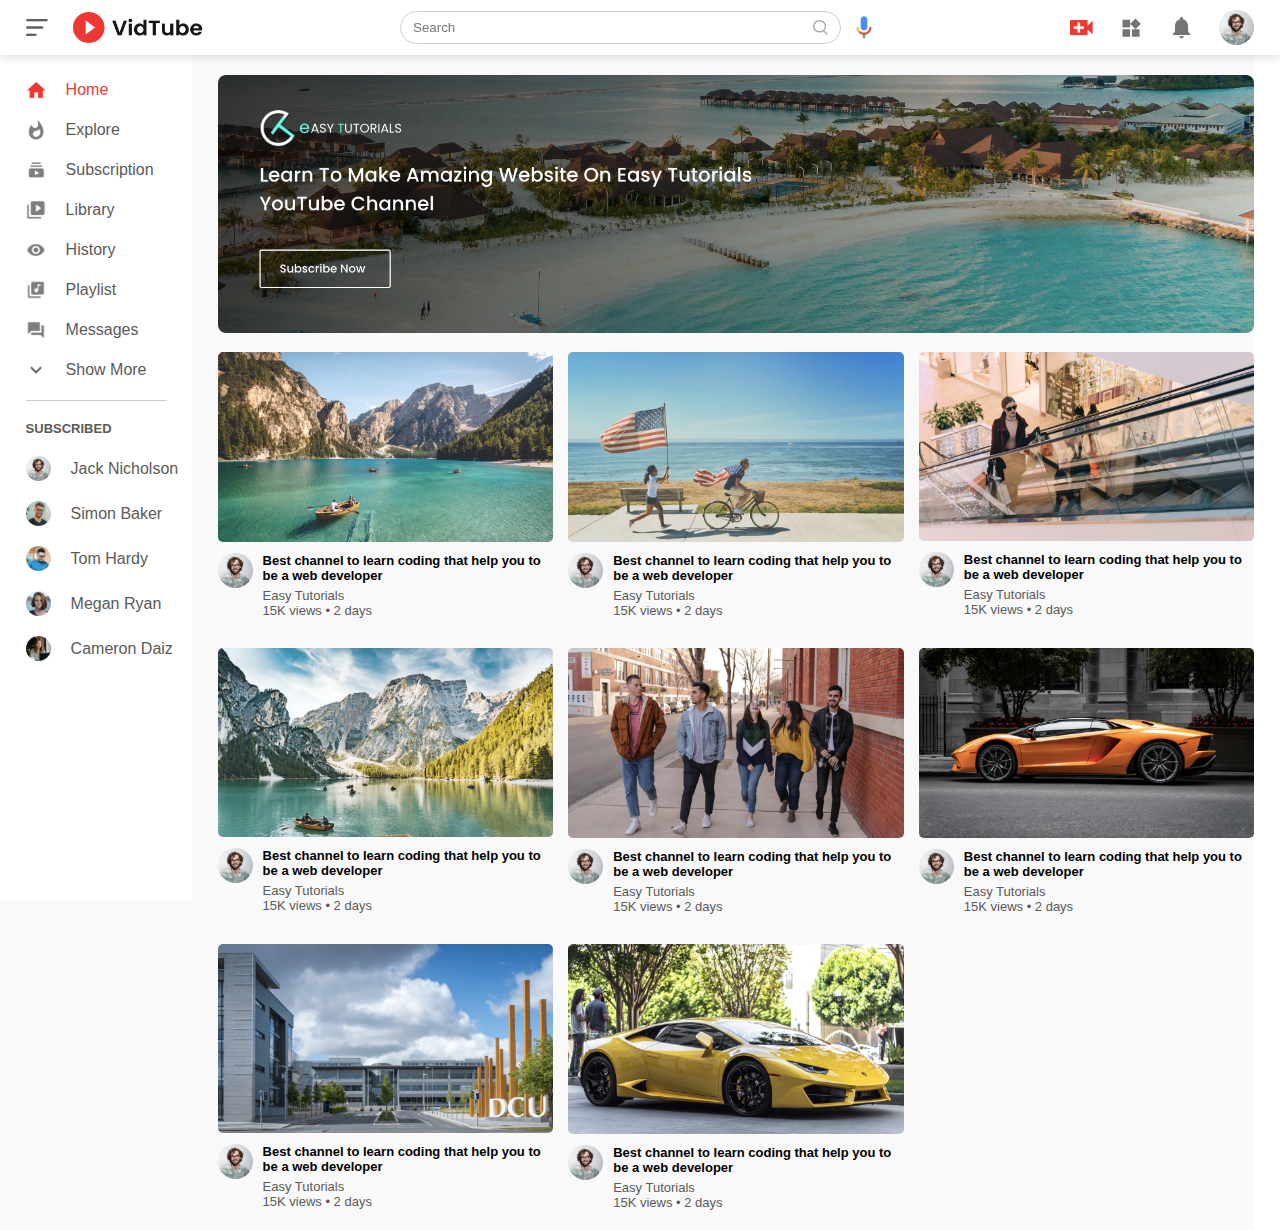
<file: index.html>
<!DOCTYPE html>
<html lang="en" dir="ltr">
  <head>
    <meta charset="utf-8">
    <title>Vidtube</title>
    <link rel="stylesheet" href="css/styles.css">
  </head>
  <body>

    <nav class="flex-div">

      <div class="nav-left flex-div">
        <img class="menu-icon" src="images/menu.png" alt="">
        <img class="logo" src="images/logo.png" alt="">
      </div>

      <div class="nav-middle flex-div">

        <div class="search-box flex-div">
          <input type="text" placeholder="Search" name="" value="">
          <img src="images/search.png" alt="">
        </div>
        <img src="images/voice-search.png" class="mic-icon" alt="">

      </div>

      <div class="nav-right flex-div">
        <img src="images/upload.png" alt="">
        <img src="images/more.png" alt="">
        <img src="images/notification.png" alt="">
        <img class="user-icon" src="images/Jack.png" alt="">
      </div>

    </nav>

    <!-----------sidebar-------------->
    <div class="sidebar">

      <div class="shortcut-links">
        <a href="#"><img src="images/home.png" alt=""><p>Home</p></a>
        <a href="#"><img src="images/explore.png" alt=""><p>Explore</p></a>
        <a href="#"><img src="images/subscription.png" alt=""><p>Subscription</p></a>
        <a href="#"><img src="images/library.png" alt=""><p>Library</p></a>
        <a href="#"><img src="images/history.png" alt=""><p>History</p></a>
        <a href="#"><img src="images/playlist.png" alt=""><p>Playlist</p></a>
        <a href="#"><img src="images/messages.png" alt=""><p>Messages</p></a>
        <a href="#"><img src="images/show-more.png" alt=""><p>Show More</p></a>
        <hr>

      </div>

      <div class="subscribed-list">
        <h3>SUBSCRIBED</h3>
        <a href="#"><img src="images/Jack.png" alt=""><p>Jack Nicholson</p></a>
        <a href="#"><img src="images/simon.png" alt=""><p>Simon Baker</p></a>
        <a href="#"><img src="images/tom.png" alt=""><p>Tom Hardy</p></a>
        <a href="#"><img src="images/megan.png" alt=""><p>Megan Ryan</p></a>
        <a href="#"><img src="images/cameron.png" alt=""><p>Cameron Daiz</p></a>
      </div>

    </div>

    <!------------------ main -------------->
    <div class="container">

      <div class="banner">
        <img src="images/banner.png" alt="">
      </div>

      <div class="list-container">

        <div class="vid-list">
          <a href="play-video.html"><img src="images/thumbnail1.png" class="thumbnail"  alt=""></a>
          <div class="flex-div">
            <img src="images/Jack.png" alt="">
            <div class="vid-info">
              <a href="play-video.html">Best channel to learn coding that help you to be a web developer</a>
              <p>Easy Tutorials</p>
              <p>15K views &bull; 2 days</p>
            </div>
          </div>
        </div>

        <div class="vid-list">
          <a href="#"><img src="images/thumbnail2.png" class="thumbnail"  alt=""></a>
          <div class="flex-div">
            <img src="images/Jack.png" alt="">
            <div class="vid-info">
              <a href="#">Best channel to learn coding that help you to be a web developer</a>
              <p>Easy Tutorials</p>
              <p>15K views &bull; 2 days</p>
            </div>
          </div>
        </div>

        <div class="vid-list">
          <a href="#"><img src="images/thumbnail3.png" class="thumbnail"  alt=""></a>
          <div class="flex-div">
            <img src="images/Jack.png" alt="">
            <div class="vid-info">
              <a href="#">Best channel to learn coding that help you to be a web developer</a>
              <p>Easy Tutorials</p>
              <p>15K views &bull; 2 days</p>
            </div>
          </div>
        </div>

        <div class="vid-list">
          <a href="#"><img src="images/thumbnail4.png" class="thumbnail"  alt=""></a>
          <div class="flex-div">
            <img src="images/Jack.png" alt="">
            <div class="vid-info">
              <a href="#">Best channel to learn coding that help you to be a web developer</a>
              <p>Easy Tutorials</p>
              <p>15K views &bull; 2 days</p>
            </div>
          </div>
        </div>

        <div class="vid-list">
          <a href="#"><img src="images/thumbnail5.png" class="thumbnail"  alt=""></a>
          <div class="flex-div">
            <img src="images/Jack.png" alt="">
            <div class="vid-info">
              <a href="#">Best channel to learn coding that help you to be a web developer</a>
              <p>Easy Tutorials</p>
              <p>15K views &bull; 2 days</p>
            </div>
          </div>
        </div>

        <div class="vid-list">
          <a href="#"><img src="images/thumbnail6.png" class="thumbnail"  alt=""></a>
          <div class="flex-div">
            <img src="images/Jack.png" alt="">
            <div class="vid-info">
              <a href="#">Best channel to learn coding that help you to be a web developer</a>
              <p>Easy Tutorials</p>
              <p>15K views &bull; 2 days</p>
            </div>
          </div>
        </div>

        <div class="vid-list">
          <a href="#"><img src="images/thumbnail7.png" class="thumbnail"  alt=""></a>
          <div class="flex-div">
            <img src="images/Jack.png" alt="">
            <div class="vid-info">
              <a href="#">Best channel to learn coding that help you to be a web developer</a>
              <p>Easy Tutorials</p>
              <p>15K views &bull; 2 days</p>
            </div>
          </div>
        </div>

        <div class="vid-list">
          <a href="#"><img src="images/thumbnail8.png" class="thumbnail"  alt=""></a>
          <div class="flex-div">
            <img src="images/Jack.png" alt="">
            <div class="vid-info">
              <a href="#">Best channel to learn coding that help you to be a web developer</a>
              <p>Easy Tutorials</p>
              <p>15K views &bull; 2 days</p>
            </div>
          </div>
        </div>

      </div>

    </div>




    <script src="js/script.js" charset="utf-8"></script>
  </body>
</html>
</file>
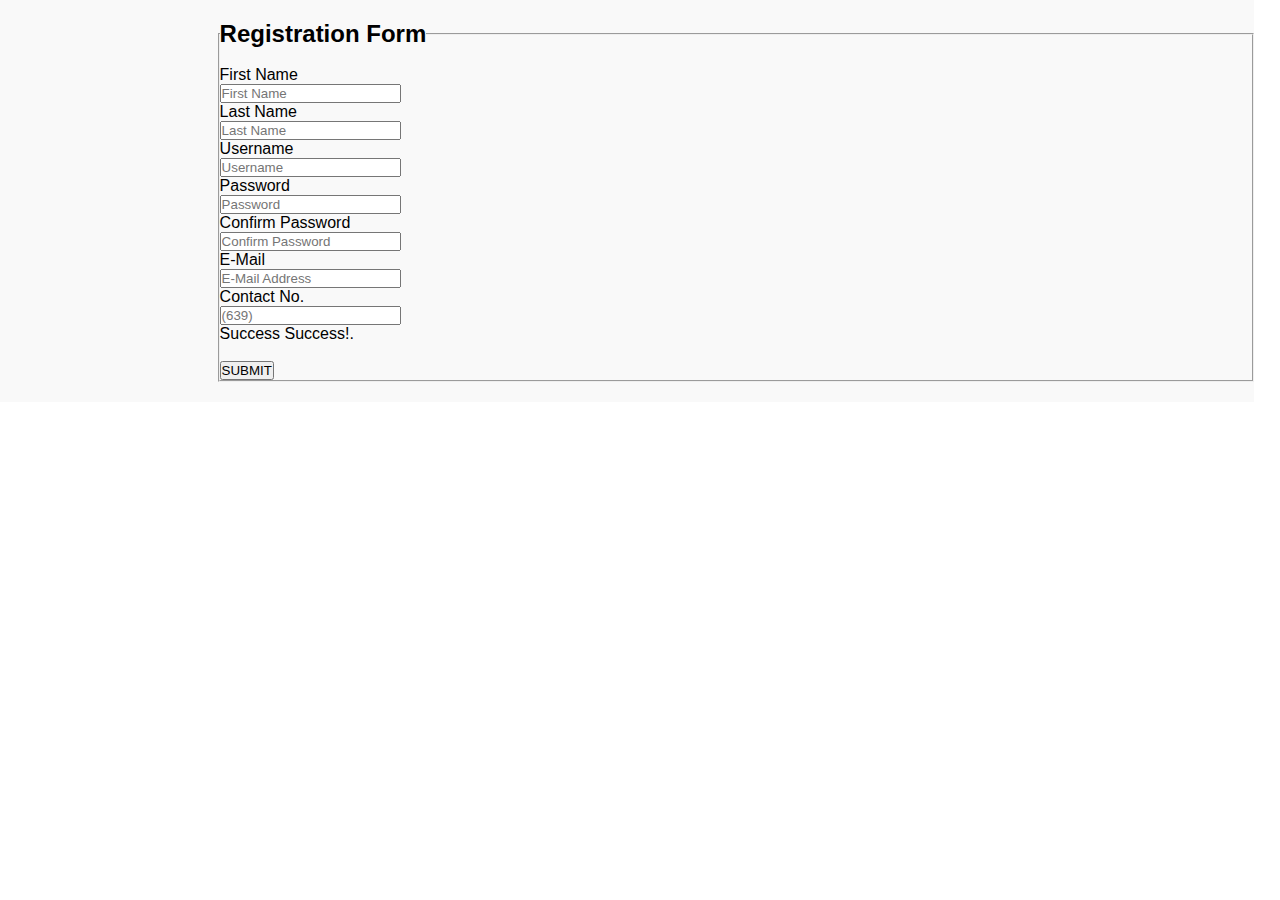
<file: demo.html>
<!DOCTYPE html>
<html lang="en" dir="ltr">
  <head>
    <meta charset="utf-8">
    <title></title>
    <link rel="stylesheet" href="css/styles.css">
  </head>
  <body>
    <div class="container">

<form class="well form-horizontal" action=" " method="post"  id="contact_form">
<fieldset>

<!-- Form Name -->
<legend><center><h2><b>Registration Form</b></h2></center></legend><br>

<!-- Text input-->

<div class="form-group">
<label class="col-md-4 control-label">First Name</label>
<div class="col-md-4 inputGroupContainer">
<div class="input-group">
<span class="input-group-addon"><i class="glyphicon glyphicon-user"></i></span>
<input  name="first_name" placeholder="First Name" class="form-control"  type="text">
</div>
</div>
</div>

<!-- Text input-->

<div class="form-group">
<label class="col-md-4 control-label" >Last Name</label>
<div class="col-md-4 inputGroupContainer">
<div class="input-group">
<span class="input-group-addon"><i class="glyphicon glyphicon-user"></i></span>
<input name="last_name" placeholder="Last Name" class="form-control"  type="text">
</div>
</div>
</div>


<!-- Text input-->

<div class="form-group">
<label class="col-md-4 control-label">Username</label>
<div class="col-md-4 inputGroupContainer">
<div class="input-group">
<span class="input-group-addon"><i class="glyphicon glyphicon-user"></i></span>
<input  name="user_name" placeholder="Username" class="form-control"  type="text">
</div>
</div>
</div>

<!-- Text input-->

<div class="form-group">
<label class="col-md-4 control-label" >Password</label>
<div class="col-md-4 inputGroupContainer">
<div class="input-group">
<span class="input-group-addon"><i class="glyphicon glyphicon-user"></i></span>
<input name="user_password" placeholder="Password" class="form-control"  type="password">
</div>
</div>
</div>

<!-- Text input-->

<div class="form-group">
<label class="col-md-4 control-label" >Confirm Password</label>
<div class="col-md-4 inputGroupContainer">
<div class="input-group">
<span class="input-group-addon"><i class="glyphicon glyphicon-user"></i></span>
<input name="confirm_password" placeholder="Confirm Password" class="form-control"  type="password">
</div>
</div>
</div>

<!-- Text input-->
   <div class="form-group">
<label class="col-md-4 control-label">E-Mail</label>
<div class="col-md-4 inputGroupContainer">
<div class="input-group">
    <span class="input-group-addon"><i class="glyphicon glyphicon-envelope"></i></span>
<input name="email" placeholder="E-Mail Address" class="form-control"  type="text">
</div>
</div>
</div>


<!-- Text input-->

<div class="form-group">
<label class="col-md-4 control-label">Contact No.</label>
<div class="col-md-4 inputGroupContainer">
<div class="input-group">
    <span class="input-group-addon"><i class="glyphicon glyphicon-earphone"></i></span>
<input name="contact_no" placeholder="(639)" class="form-control" type="text">
</div>
</div>
</div>

<!-- Select Basic -->

<!-- Success message -->
<div class="alert alert-success" role="alert" id="success_message">Success <i class="glyphicon glyphicon-thumbs-up"></i> Success!.</div>

<!-- Button -->
<div class="form-group">
<label class="col-md-4 control-label"></label>
<div class="col-md-4"><br>
<button type="submit" class="btn btn-warning" >SUBMIT <span class="glyphicon glyphicon-send"></span></button>
</div>
</div>

</fieldset>
</form>
</div>
</div><!-- /.container -->

  </body>
</html>
</file>
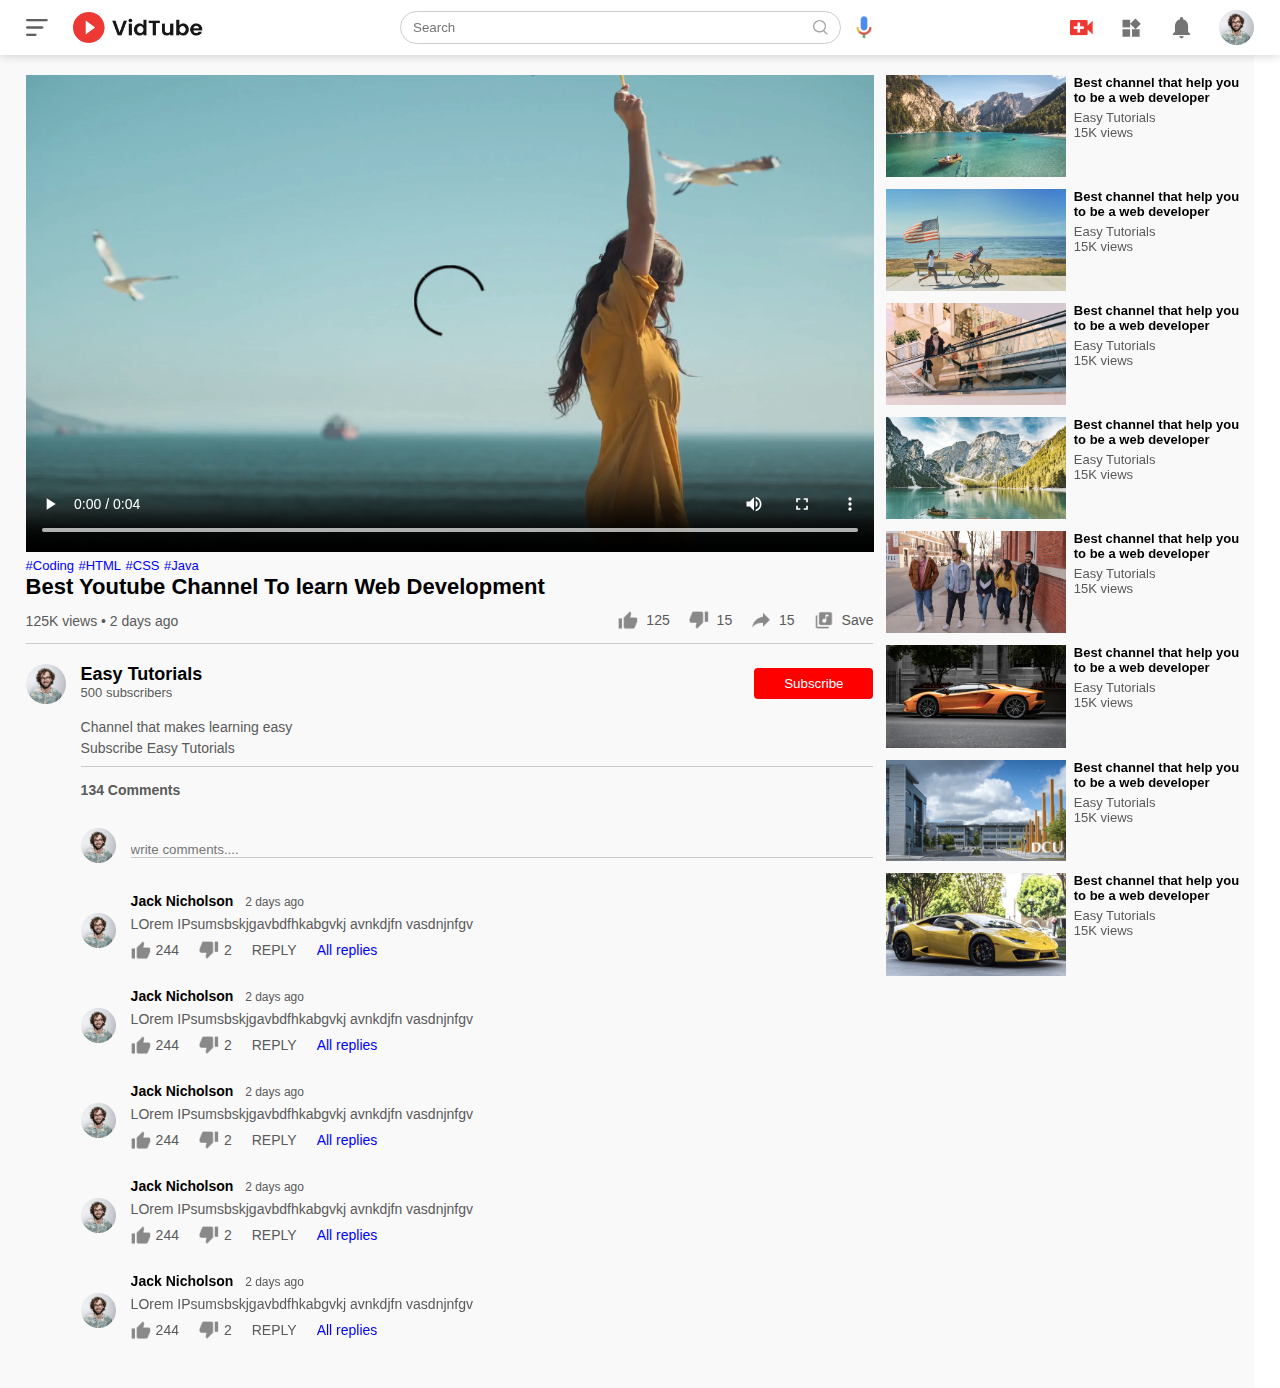
<file: play-video.html>
<!DOCTYPE html>
<html lang="en" dir="ltr">
  <head>
    <meta charset="utf-8">
    <title>Play Video</title>
    <link rel="stylesheet" href="css/styles.css">
  </head>
  <body>

    <nav class="flex-div">

      <div class="nav-left flex-div">
        <img class="menu-icon" src="images/menu.png" alt="">
        <img class="logo" src="images/logo.png" alt="">
      </div>

      <div class="nav-middle flex-div">
        <div class="search-box flex-div">
          <input type="text" placeholder="Search" name="" value="">
          <img src="images/search.png" alt="">
        </div>
        <img src="images/voice-search.png" class="mic-icon" alt="">
      </div>

      <div class="nav-right flex-div">
        <img src="images/upload.png" alt="">
        <img src="images/more.png" alt="">
        <img src="images/notification.png" alt="">
        <img class="user-icon" src="images/Jack.png" alt="">
      </div>

    </nav>

    <div class="container play-container">

      <div class="row">
        <div class="play-video">
          <video controls autoplay>
            <source src="images/video.mp4" type="video/mp4">
          </video>

          <div class="tags">
            <a href="#">#Coding</a> <a href="#"> #HTML</a> <a href="#"> #CSS</a> <a href="#"> #Java</a>
          </div>
          <h3>Best Youtube Channel To learn Web Development</h3>
          <div class="play-video-info">
            <p>125K views &bull; 2 days ago</p>
            <div class="">
              <a href="#"><img src="images/like.png" alt="">125</a>
              <a href="#"><img src="images/dislike.png" alt="">15</a>
              <a href="#"><img src="images/share.png" alt="">15</a>
              <a href="#"><img src="images/save.png" alt="">Save</a>
            </div>
          </div>
          <hr>
          <div class="publisher">
            <img src="images/Jack.png" alt="">
            <div class="">
              <p>Easy Tutorials</p>
              <span>500 subscribers</span>
            </div>
            <button type="button">Subscribe</button>
          </div>
          <div class="vid-description">
            <p>Channel that makes learning easy</p>
            <p>Subscribe Easy Tutorials</p>
            <hr>
            <h4>134 Comments</h4>

            <div class="add-comment">
              <img src="images/Jack.png" alt="">
              <input type="text" placeholder="write comments....">
            </div>

            <div class="old-comment">
              <img src="images/Jack.png" alt="">
              <div class="">
                <h3>Jack Nicholson <span>2 days ago</span></h3>
                <p>LOrem IPsumsbskjgavbdfhkabgvkj avnkdjfn vasdnjnfgv</p>
                <div class="comment-action">
                  <img src="images/like.png" alt="">
                  <span>244</span>
                  <img src="images/dislike.png" alt="">
                  <span>2</span>
                  <span>REPLY</span>
                  <a href="#">All replies</a>
                </div>
              </div>
            </div>

            <div class="old-comment">
              <img src="images/Jack.png" alt="">
              <div class="">
                <h3>Jack Nicholson <span>2 days ago</span></h3>
                <p>LOrem IPsumsbskjgavbdfhkabgvkj avnkdjfn vasdnjnfgv</p>
                <div class="comment-action">
                  <img src="images/like.png" alt="">
                  <span>244</span>
                  <img src="images/dislike.png" alt="">
                  <span>2</span>
                  <span>REPLY</span>
                  <a href="#">All replies</a>
                </div>
              </div>
            </div>

            <div class="old-comment">
              <img src="images/Jack.png" alt="">
              <div class="">
                <h3>Jack Nicholson <span>2 days ago</span></h3>
                <p>LOrem IPsumsbskjgavbdfhkabgvkj avnkdjfn vasdnjnfgv</p>
                <div class="comment-action">
                  <img src="images/like.png" alt="">
                  <span>244</span>
                  <img src="images/dislike.png" alt="">
                  <span>2</span>
                  <span>REPLY</span>
                  <a href="#">All replies</a>
                </div>
              </div>
            </div>

            <div class="old-comment">
              <img src="images/Jack.png" alt="">
              <div class="">
                <h3>Jack Nicholson <span>2 days ago</span></h3>
                <p>LOrem IPsumsbskjgavbdfhkabgvkj avnkdjfn vasdnjnfgv</p>
                <div class="comment-action">
                  <img src="images/like.png" alt="">
                  <span>244</span>
                  <img src="images/dislike.png" alt="">
                  <span>2</span>
                  <span>REPLY</span>
                  <a href="#">All replies</a>
                </div>
              </div>
            </div>

            <div class="old-comment">
              <img src="images/Jack.png" alt="">
              <div class="">
                <h3>Jack Nicholson <span>2 days ago</span></h3>
                <p>LOrem IPsumsbskjgavbdfhkabgvkj avnkdjfn vasdnjnfgv</p>
                <div class="comment-action">
                  <img src="images/like.png" alt="">
                  <span>244</span>
                  <img src="images/dislike.png" alt="">
                  <span>2</span>
                  <span>REPLY</span>
                  <a href="#">All replies</a>
                </div>
              </div>
            </div>

          </div>

        </div>
        <div class="right-sidebar">

          <div class="side-video-list">
            <a href="#" class="small-thumbnail"><img src="images/thumbnail1.png" alt=""></a>
            <div class="vid-info">
              <a href="#">Best channel that help you to be a web developer</a>
              <p>Easy Tutorials</p>
              <p>15K views</p>
            </div>
          </div>

          <div class="side-video-list">
            <a href="#" class="small-thumbnail"><img src="images/thumbnail2.png" alt=""></a>
            <div class="vid-info">
              <a href="#">Best channel that help you to be a web developer</a>
              <p>Easy Tutorials</p>
              <p>15K views</p>
            </div>
          </div>

          <div class="side-video-list">
            <a href="#" class="small-thumbnail"><img src="images/thumbnail3.png" alt=""></a>
            <div class="vid-info">
              <a href="#">Best channel that help you to be a web developer</a>
              <p>Easy Tutorials</p>
              <p>15K views</p>
            </div>
          </div>

          <div class="side-video-list">
            <a href="#" class="small-thumbnail"><img src="images/thumbnail4.png" alt=""></a>
            <div class="vid-info">
              <a href="#">Best channel that help you to be a web developer</a>
              <p>Easy Tutorials</p>
              <p>15K views</p>
            </div>
          </div>

          <div class="side-video-list">
            <a href="#" class="small-thumbnail"><img src="images/thumbnail5.png" alt=""></a>
            <div class="vid-info">
              <a href="#">Best channel that help you to be a web developer</a>
              <p>Easy Tutorials</p>
              <p>15K views</p>
            </div>
          </div>

          <div class="side-video-list">
            <a href="#" class="small-thumbnail"><img src="images/thumbnail6.png" alt=""></a>
            <div class="vid-info">
              <a href="#">Best channel that help you to be a web developer</a>
              <p>Easy Tutorials</p>
              <p>15K views</p>
            </div>
          </div>

          <div class="side-video-list">
            <a href="#" class="small-thumbnail"><img src="images/thumbnail7.png" alt=""></a>
            <div class="vid-info">
              <a href="#">Best channel that help you to be a web developer</a>
              <p>Easy Tutorials</p>
              <p>15K views</p>
            </div>
          </div>

          <div class="side-video-list">
            <a href="#" class="small-thumbnail"><img src="images/thumbnail8.png" alt=""></a>
            <div class="vid-info">
              <a href="#">Best channel that help you to be a web developer</a>
              <p>Easy Tutorials</p>
              <p>15K views</p>
            </div>
          </div>

        </div>
      </div>

    </div>

  </body>
</html>
</file>
<file: css/styles.css>
*{
  margin: 0;
  padding: 0;
  font-family: 'Poppins', sans-serif;
  box-sizing: border-box;
}

a{
  text-decoration: none;
  color: #5a5a5a;
}

img{
  cursor: pointer;
}

.flex-div{
  display: flex;
  align-items: center;
}

nav{
  padding: 10px 2%;
  justify-content: space-between;
  box-shadow: 0 0 10px rgba(0, 0, 0, 0.2);
  background: #fff;
  position: sticky;
  top: 0;
  z-index: 10;
}

.nav-right img{
  width: 25px;
  margin-right: 25px;
}

.nav-right .user-icon{
  width: 35px;
  border-radius: 50%;
  margin-right: 0;
}

.nav-left .menu-icon{
  width: 22px;
  margin-right: 25px;
}

.nav-left .logo{
  width: 130px;
}

.nav-middle .mic-icon{
  width: 16px;
}

.nav-middle .search-box{
  border: 1px solid #ccc;
  margin-right: 15px;
  padding: 8px 12px;
  border-radius: 25px;
}

.nav-middle .search-box input{
  width: 400px;
  border: 0;
  outline: 0;
  background: transparent;
}

.nav-middle .search-box img{
  width: 15px;
}

.sidebar{
  background: #fff;
  width: 15%;
  height: 100vh;
  position: fixed;
  top: 0;
  padding-left: 2%;
  padding-top: 80px;
}

.shortcut-links a img{
  width: 20px;
  margin-right: 20px;
}

.shortcut-links a{
  display: flex;
  align-items: center;
  margin-bottom: 20px;
  width: fit-content;
  flex-wrap: wrap;
}

.shortcut-links a:first-child{
  color: #ed3833;
}

.sidebar hr{
  border: 0;
  height: 1px;
  background: #ccc;
  width: 85%;
}


.subscribed-list h3{
  font-size: 13px;
  margin: 20px 0;
  color: #5a5a5a;
}

.subscribed-list a{
  display: flex;
  align-items: center;
  margin-bottom: 20px;
  width: fit-content;
  flex-wrap: wrap;
}

.subscribed-list a img{
  width: 25px;
  border-radius: 50%;
  margin-right: 20px;
}

.small-sidebar{
  width: 5%;
}

.small-sidebar a p{
  display: none;
}

.small-sidebar h3{
  display: none;
}

.small-sidebar hr{
  width: 50%;
  margin-bottom: 25px;
}

.container{
  background: #f9f9f9;
  padding-left: 17%;
  margin-right: 2%;
  padding-top: 20px;
  padding-bottom: 20px;
}

.large-container{
  padding-left: 7%;
}

.banner{
  width: 100%;
}

.banner img{
  width: 100%;
  border-radius: 8px;
}

.list-container{
  display: grid;
  grid-template-columns: repeat(auto-fit, minmax(250px, 1fr));
  grid-column-gap: 15px;
  grid-row-gap: 30px;
  margin-top: 15px;
}

.vid-list .thumbnail{
  width: 100%;
  border-radius: 5px;
}

.vid-list .flex-div{
  align-items: flex-start;
  margin-top: 7px;
}

.vid-list .flex-div img{
  width: 35px;
  margin-right: 10px;
  border-radius: 50%;
}

.vid-info{
  color: #5a5a5a;
  font-size: 13px;
}

.vid-info a{
  color: #000;
  font-weight: 600;
  display: block;
  margin-bottom: 5px;
}


/*        play video part             */
.play-container{
  padding-left: 2%;
}

.row{
  display: flex;
  justify-content: space-between;
  flex-wrap: wrap;
}

.play-video{
  flex-basis: 69%;
}

.play-video video{
  width: 100%;
}

.right-sidebar{
  flex-basis: 30%
}

.side-video-list{
  display: flex;
  justify-content: space-between;
  margin-bottom: 8px;
}

.side-video-list img{
  width: 100%;
}

.side-video-list .small-thumbnail{
  flex-basis: 49%;
}

.side-video-list .vid-info{
  flex-basis: 49%
}

.play-video .tags a{
  color: #0000ff;
  font-size: 13px;
}

.play-video h3{
  font-weight: 600;
  font-size: 22px;
}

.play-video .play-video-info{
  display: flex;
  align-items: center;
  justify-content: space-between;
  flex-wrap: wrap;
  margin-top: 10px;
  font-size: 14px;
  color: #5a5a5a;
}

.play-video .play-video-info a img{
  width: 20px;
  margin-right: 8px;
}

.play-video .play-video-info a {
  display: inline-flex;
  align-items: center;
  margin-left: 15px;
}

.play-video hr{
  border: 0;
  height: 1px;
  background: #ccc;
  margin: 10px 0;
}

.publisher{
  display: flex;
  align-items: center;
  margin-top: 20px;
}

.publisher div{
  flex: 1;
  line-height: 18px;
}

.publisher div p{
  color: #000;
  font-weight: 600;
  font-size: 18px;
}

.publisher div span{
  font-size: 13px;
  color: #5a5a5a;
}

.publisher img{
  width: 40px;
  border-radius: 50%;
  margin-right: 15px;
}

.publisher button{
  background: red;
  color: #fff;
  padding: 8px 30px;
  border: 0;
  outline: 0;
  border-radius: 4px;
  cursor: pointer;
}

.vid-description{
  padding-left: 55px;
  margin: 15px 0;
}

.vid-description p{
  font-size: 14px;
  margin-bottom: 5px;
  color: #5a5a5a;
}

.vid-description h4{
  font-size: 14px;
  color: #5a5a5a;
  margin-top: 15px;
}

.add-comment{
  display: flex;
  align-items: center;
  margin: 30px 0;
}

.add-comment img{
  width: 35px;
  border-radius: 50%;
  margin-right: 15px;
}

.add-comment input{
  border: 0;
  outline: 0;
  border-bottom: 1px solid #ccc;
  width: 100%;
  padding-top: 10px;
  background: transparent;
}

.old-comment{
  display: flex;
  align-items: center;
  margin: 20px 0;
}

.old-comment img{
  width: 35px;
  border-radius: 50%;
  margin-right: 15px;
}

.old-comment h3{
  font-size: 14px;
  margin-bottom: 2px;
}

.old-comment h3 span{
  font-size: 12px;
  color: #5a5a5a;
  font-weight: 500;
  margin-left: 8px;
}

.old-comment p{
  margin-top: 7px;
}

.old-comment .comment-action{
  display: flex;
  align-items: center;margin: 8px 0;
  font-size: 14px;
}

.old-comment .comment-action img{
  border-radius: 0;
  width: 20px;
  margin-right: 5px;
}

.old-comment .comment-action span{
  margin-right: 20px;
  color: #5a5a5a;
}

.old-comment .comment-action a{
  color: #0000ff;
}
</file>
